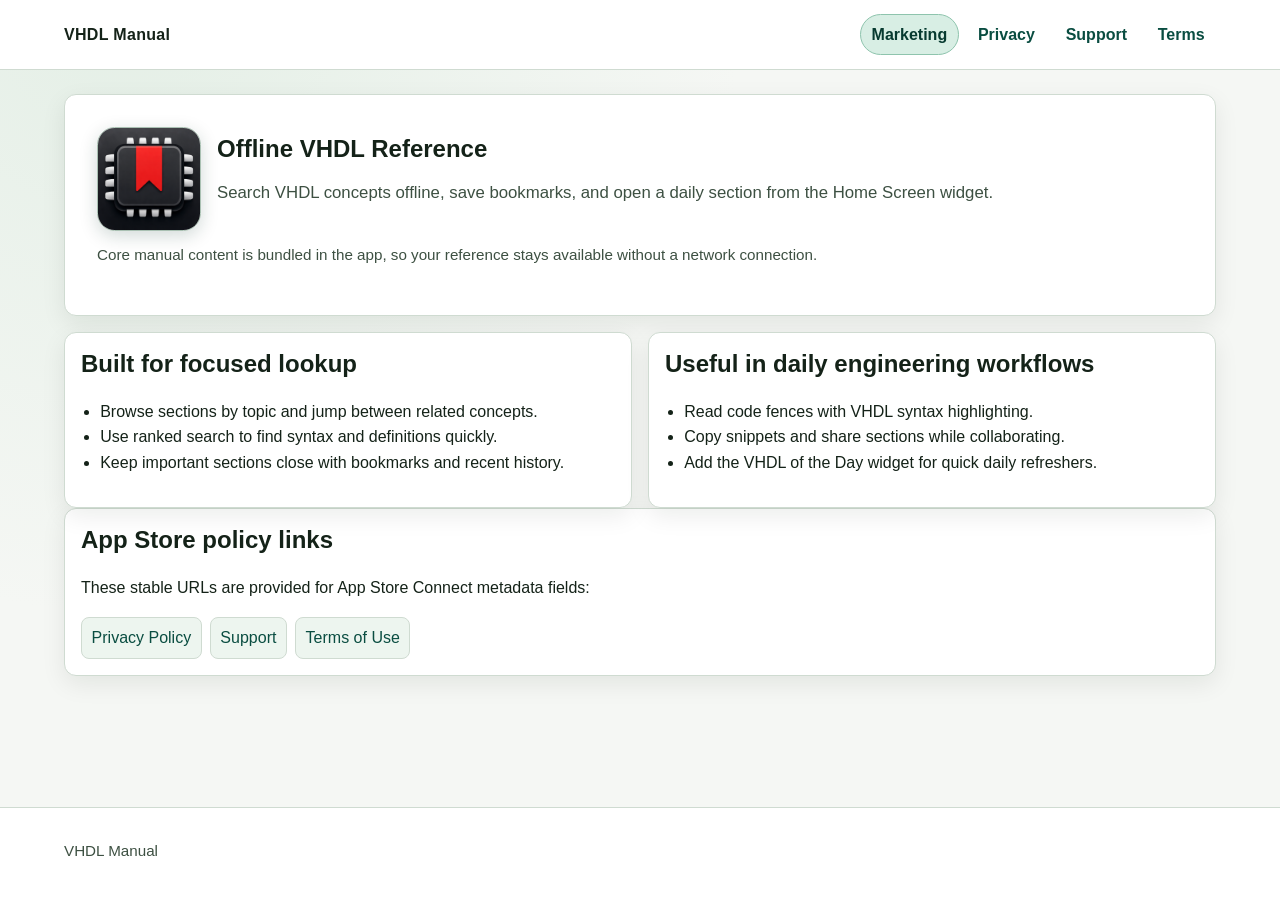
<file: index.html>
<!doctype html>
<html lang="en" prefix="og: https://ogp.me/ns#">
<head>
  <meta charset="utf-8">
  <meta name="viewport" content="width=device-width, initial-scale=1">
  <title>VHDL Manual | Offline VHDL Reference</title>
  <meta name="description" content="VHDL Manual is an offline VHDL reference app with search, bookmarks, and a Home Screen widget.">
  <link rel="canonical" href="https://mdovale.github.io/vhdl_manual_site/">
  <meta property="og:type" content="website">
  <meta property="og:site_name" content="VHDL Manual">
  <meta property="og:locale" content="en_US">
  <meta property="og:url" content="https://mdovale.github.io/vhdl_manual_site/">
  <meta property="og:title" content="VHDL Manual">
  <meta property="og:description" content="Offline VHDL Reference">
  <meta property="og:image" content="https://mdovale.github.io/vhdl_manual_site/assets/og-image.jpg">
  <meta property="og:image:secure_url" content="https://mdovale.github.io/vhdl_manual_site/assets/og-image.jpg">
  <meta property="og:image:type" content="image/jpeg">
  <meta property="og:image:width" content="1200">
  <meta property="og:image:height" content="630">
  <meta property="og:image:alt" content="VHDL Manual app icon">
  <meta name="twitter:card" content="summary_large_image">
  <meta name="twitter:title" content="VHDL Manual">
  <meta name="twitter:description" content="Offline VHDL Reference">
  <meta name="twitter:image" content="https://mdovale.github.io/vhdl_manual_site/assets/og-image.jpg">
  <meta name="twitter:image:alt" content="VHDL Manual app icon">
  <link rel="icon" href="assets/app-icon.png" type="image/png">
  <link rel="stylesheet" href="styles.css">
</head>
<body>
  <div class="site-wrap">
    <header class="site-header">
      <div class="header-inner">
        <a class="brand" href="./">VHDL Manual</a>
        <nav aria-label="Primary">
          <ul class="nav-list">
            <li><a aria-current="page" href="./">Marketing</a></li>
            <li><a href="privacy/">Privacy</a></li>
            <li><a href="support/">Support</a></li>
            <li><a href="terms/">Terms</a></li>
          </ul>
        </nav>
      </div>
    </header>

    <main>
      <div class="main-inner">
        <section class="hero" aria-labelledby="hero-heading">
          <div class="hero-top">
            <img class="app-icon" src="assets/app-icon.png" alt="VHDL Manual app icon" width="160" height="160">
            <div>
              <h1 id="hero-heading">Offline VHDL Reference</h1>
              <p class="lead">Search VHDL concepts offline, save bookmarks, and open a daily section from the Home Screen widget.</p>
            </div>
          </div>
          <p class="meta-line">Core manual content is bundled in the app, so your reference stays available without a network connection.</p>
        </section>

        <section class="grid" aria-label="Highlights">
          <article class="card">
            <h2>Built for focused lookup</h2>
            <ul>
              <li>Browse sections by topic and jump between related concepts.</li>
              <li>Use ranked search to find syntax and definitions quickly.</li>
              <li>Keep important sections close with bookmarks and recent history.</li>
            </ul>
          </article>

          <article class="card">
            <h2>Useful in daily engineering workflows</h2>
            <ul>
              <li>Read code fences with VHDL syntax highlighting.</li>
              <li>Copy snippets and share sections while collaborating.</li>
              <li>Add the VHDL of the Day widget for quick daily refreshers.</li>
            </ul>
          </article>
        </section>

        <section class="card" aria-labelledby="resources-heading">
          <h2 id="resources-heading">App Store policy links</h2>
          <p>These stable URLs are provided for App Store Connect metadata fields:</p>
          <ul class="inline-list">
            <li><a href="privacy/">Privacy Policy</a></li>
            <li><a href="support/">Support</a></li>
            <li><a href="terms/">Terms of Use</a></li>
          </ul>
        </section>
      </div>
    </main>

    <footer class="site-footer">
      <div class="footer-inner">
        <p>VHDL Manual</p>
      </div>
    </footer>
  </div>
</body>
</html>
</file>
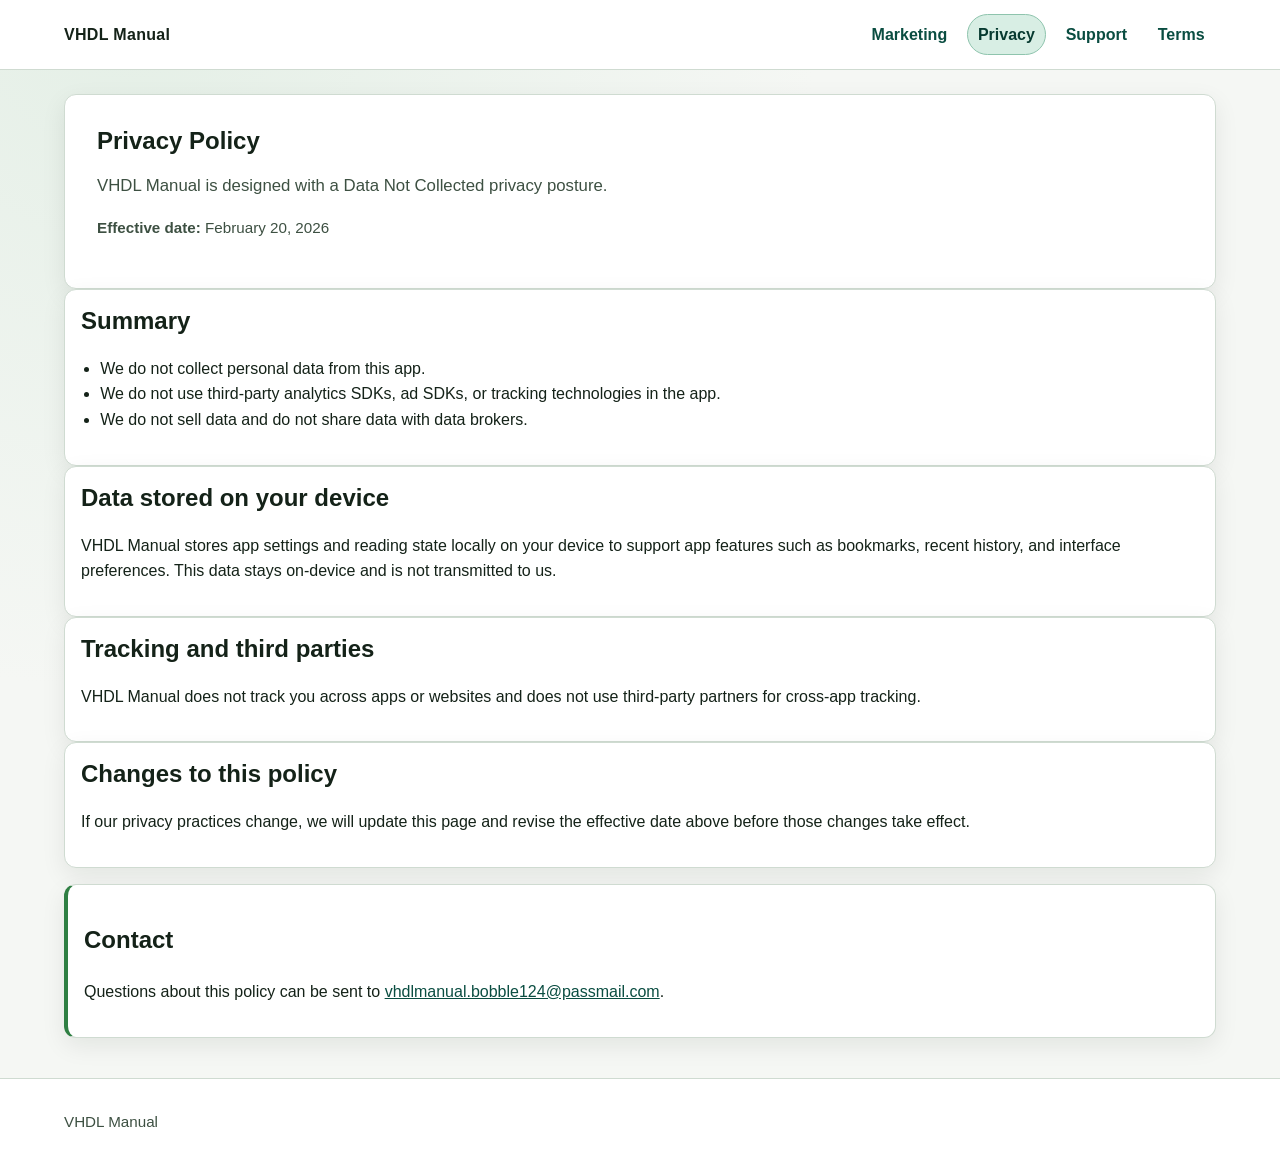
<file: privacy/index.html>
<!doctype html>
<html lang="en" prefix="og: https://ogp.me/ns#">
<head>
  <meta charset="utf-8">
  <meta name="viewport" content="width=device-width, initial-scale=1">
  <title>Privacy Policy | VHDL Manual</title>
  <meta name="description" content="Privacy Policy for the VHDL Manual iOS app.">
  <link rel="canonical" href="https://mdovale.github.io/vhdl_manual_site/privacy/">
  <meta property="og:type" content="website">
  <meta property="og:site_name" content="VHDL Manual">
  <meta property="og:locale" content="en_US">
  <meta property="og:url" content="https://mdovale.github.io/vhdl_manual_site/privacy/">
  <meta property="og:title" content="VHDL Manual">
  <meta property="og:description" content="Offline VHDL Reference">
  <meta property="og:image" content="https://mdovale.github.io/vhdl_manual_site/assets/og-image.jpg">
  <meta property="og:image:secure_url" content="https://mdovale.github.io/vhdl_manual_site/assets/og-image.jpg">
  <meta property="og:image:type" content="image/jpeg">
  <meta property="og:image:width" content="1200">
  <meta property="og:image:height" content="630">
  <meta property="og:image:alt" content="VHDL Manual app icon">
  <meta name="twitter:card" content="summary_large_image">
  <meta name="twitter:title" content="VHDL Manual">
  <meta name="twitter:description" content="Offline VHDL Reference">
  <meta name="twitter:image" content="https://mdovale.github.io/vhdl_manual_site/assets/og-image.jpg">
  <meta name="twitter:image:alt" content="VHDL Manual app icon">
  <link rel="icon" href="../assets/app-icon.png" type="image/png">
  <link rel="stylesheet" href="../styles.css">
</head>
<body>
  <div class="site-wrap">
    <header class="site-header">
      <div class="header-inner">
        <a class="brand" href="../">VHDL Manual</a>
        <nav aria-label="Primary">
          <ul class="nav-list">
            <li><a href="../">Marketing</a></li>
            <li><a aria-current="page" href="../privacy/">Privacy</a></li>
            <li><a href="../support/">Support</a></li>
            <li><a href="../terms/">Terms</a></li>
          </ul>
        </nav>
      </div>
    </header>

    <main>
      <div class="main-inner">
        <article class="hero" aria-labelledby="privacy-heading">
          <h1 id="privacy-heading">Privacy Policy</h1>
          <p class="lead">VHDL Manual is designed with a Data Not Collected privacy posture.</p>
          <p class="small"><strong>Effective date:</strong> February 20, 2026</p>
        </article>

        <section class="card" aria-labelledby="summary-heading">
          <h2 id="summary-heading">Summary</h2>
          <ul>
            <li>We do not collect personal data from this app.</li>
            <li>We do not use third-party analytics SDKs, ad SDKs, or tracking technologies in the app.</li>
            <li>We do not sell data and do not share data with data brokers.</li>
          </ul>
        </section>

        <section class="card" aria-labelledby="device-heading">
          <h2 id="device-heading">Data stored on your device</h2>
          <p>VHDL Manual stores app settings and reading state locally on your device to support app features such as bookmarks, recent history, and interface preferences. This data stays on-device and is not transmitted to us.</p>
        </section>

        <section class="card" aria-labelledby="tracking-heading">
          <h2 id="tracking-heading">Tracking and third parties</h2>
          <p>VHDL Manual does not track you across apps or websites and does not use third-party partners for cross-app tracking.</p>
        </section>

        <section class="card" aria-labelledby="changes-heading">
          <h2 id="changes-heading">Changes to this policy</h2>
          <p>If our privacy practices change, we will update this page and revise the effective date above before those changes take effect.</p>
        </section>

        <section class="notice" aria-labelledby="contact-heading">
          <h2 id="contact-heading">Contact</h2>
          <p>Questions about this policy can be sent to <a href="mailto:vhdlmanual.bobble124@passmail.com">vhdlmanual.bobble124@passmail.com</a>.</p>
        </section>
      </div>
    </main>

    <footer class="site-footer">
      <div class="footer-inner">
        <p>VHDL Manual</p>
      </div>
    </footer>
  </div>
</body>
</html>
</file>
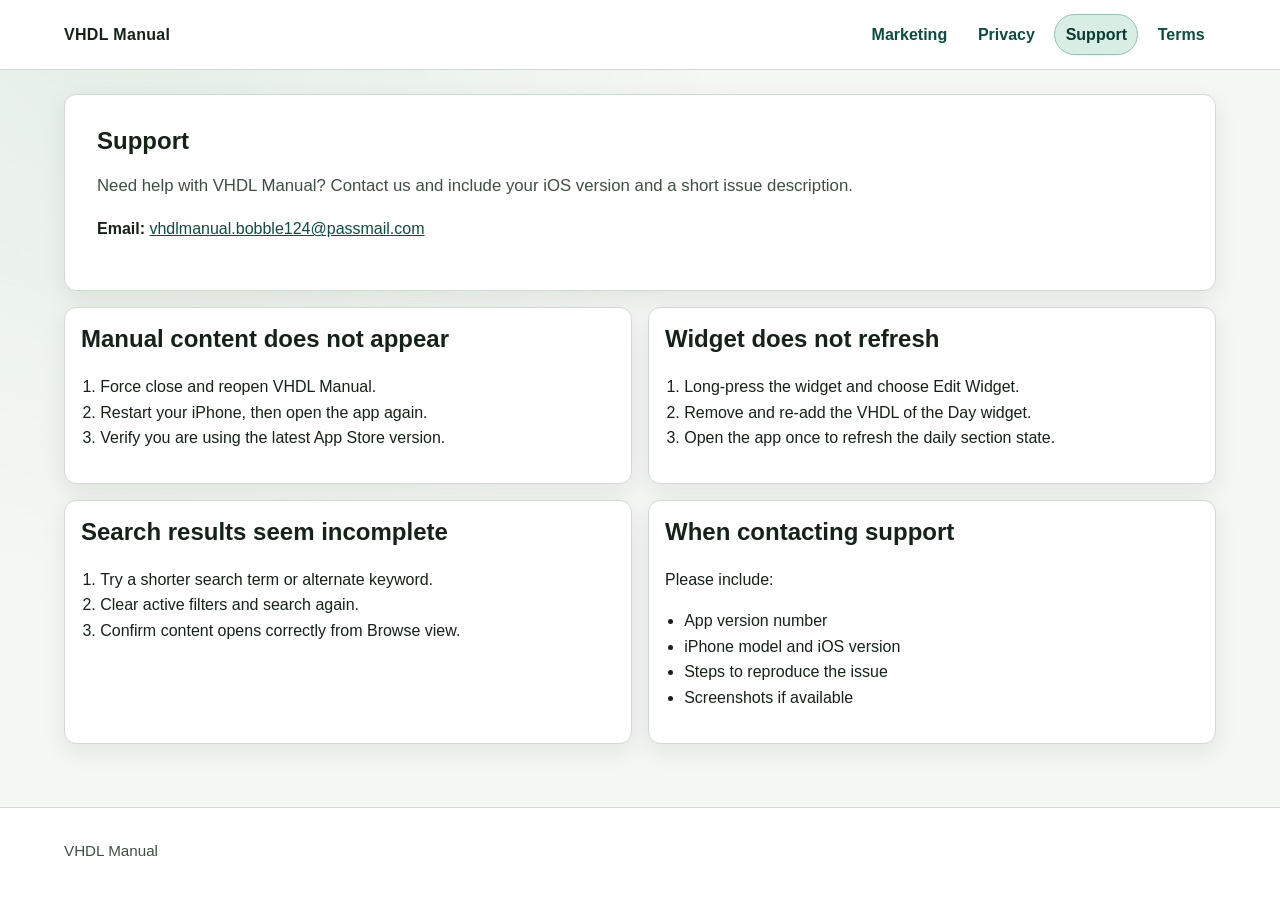
<file: support/index.html>
<!doctype html>
<html lang="en" prefix="og: https://ogp.me/ns#">
<head>
  <meta charset="utf-8">
  <meta name="viewport" content="width=device-width, initial-scale=1">
  <title>Support | VHDL Manual</title>
  <meta name="description" content="Support and troubleshooting for the VHDL Manual iOS app.">
  <link rel="canonical" href="https://mdovale.github.io/vhdl_manual_site/support/">
  <meta property="og:type" content="website">
  <meta property="og:site_name" content="VHDL Manual">
  <meta property="og:locale" content="en_US">
  <meta property="og:url" content="https://mdovale.github.io/vhdl_manual_site/support/">
  <meta property="og:title" content="VHDL Manual">
  <meta property="og:description" content="Offline VHDL Reference">
  <meta property="og:image" content="https://mdovale.github.io/vhdl_manual_site/assets/og-image.jpg">
  <meta property="og:image:secure_url" content="https://mdovale.github.io/vhdl_manual_site/assets/og-image.jpg">
  <meta property="og:image:type" content="image/jpeg">
  <meta property="og:image:width" content="1200">
  <meta property="og:image:height" content="630">
  <meta property="og:image:alt" content="VHDL Manual app icon">
  <meta name="twitter:card" content="summary_large_image">
  <meta name="twitter:title" content="VHDL Manual">
  <meta name="twitter:description" content="Offline VHDL Reference">
  <meta name="twitter:image" content="https://mdovale.github.io/vhdl_manual_site/assets/og-image.jpg">
  <meta name="twitter:image:alt" content="VHDL Manual app icon">
  <link rel="icon" href="../assets/app-icon.png" type="image/png">
  <link rel="stylesheet" href="../styles.css">
</head>
<body>
  <div class="site-wrap">
    <header class="site-header">
      <div class="header-inner">
        <a class="brand" href="../">VHDL Manual</a>
        <nav aria-label="Primary">
          <ul class="nav-list">
            <li><a href="../">Marketing</a></li>
            <li><a href="../privacy/">Privacy</a></li>
            <li><a aria-current="page" href="../support/">Support</a></li>
            <li><a href="../terms/">Terms</a></li>
          </ul>
        </nav>
      </div>
    </header>

    <main>
      <div class="main-inner">
        <section class="hero" aria-labelledby="support-heading">
          <h1 id="support-heading">Support</h1>
          <p class="lead">Need help with VHDL Manual? Contact us and include your iOS version and a short issue description.</p>
          <p><strong>Email:</strong> <a href="mailto:vhdlmanual.bobble124@passmail.com">vhdlmanual.bobble124@passmail.com</a></p>
        </section>

        <section class="grid" aria-label="Troubleshooting">
          <article class="card">
            <h2>Manual content does not appear</h2>
            <ol>
              <li>Force close and reopen VHDL Manual.</li>
              <li>Restart your iPhone, then open the app again.</li>
              <li>Verify you are using the latest App Store version.</li>
            </ol>
          </article>

          <article class="card">
            <h2>Widget does not refresh</h2>
            <ol>
              <li>Long-press the widget and choose Edit Widget.</li>
              <li>Remove and re-add the VHDL of the Day widget.</li>
              <li>Open the app once to refresh the daily section state.</li>
            </ol>
          </article>

          <article class="card">
            <h2>Search results seem incomplete</h2>
            <ol>
              <li>Try a shorter search term or alternate keyword.</li>
              <li>Clear active filters and search again.</li>
              <li>Confirm content opens correctly from Browse view.</li>
            </ol>
          </article>

          <article class="card">
            <h2>When contacting support</h2>
            <p>Please include:</p>
            <ul>
              <li>App version number</li>
              <li>iPhone model and iOS version</li>
              <li>Steps to reproduce the issue</li>
              <li>Screenshots if available</li>
            </ul>
          </article>
        </section>
      </div>
    </main>

    <footer class="site-footer">
      <div class="footer-inner">
        <p>VHDL Manual</p>
      </div>
    </footer>
  </div>
</body>
</html>
</file>
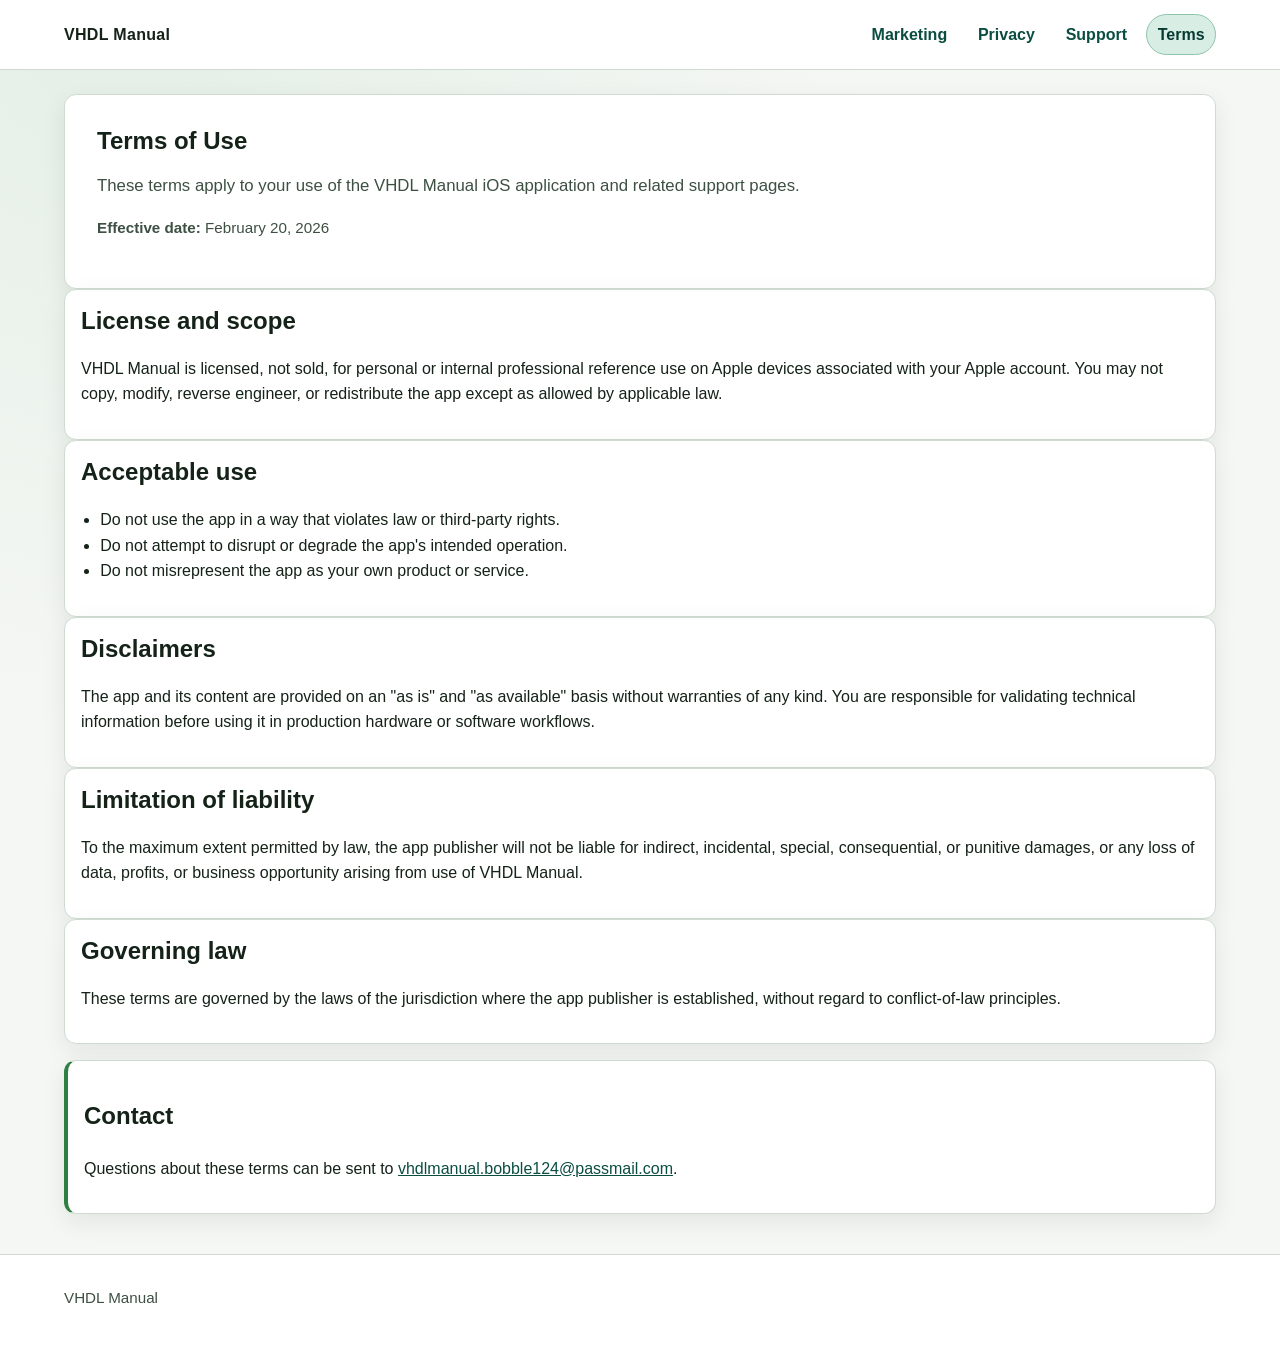
<file: terms/index.html>
<!doctype html>
<html lang="en" prefix="og: https://ogp.me/ns#">
<head>
  <meta charset="utf-8">
  <meta name="viewport" content="width=device-width, initial-scale=1">
  <title>Terms of Use | VHDL Manual</title>
  <meta name="description" content="Terms of Use for the VHDL Manual iOS app.">
  <link rel="canonical" href="https://mdovale.github.io/vhdl_manual_site/terms/">
  <meta property="og:type" content="website">
  <meta property="og:site_name" content="VHDL Manual">
  <meta property="og:locale" content="en_US">
  <meta property="og:url" content="https://mdovale.github.io/vhdl_manual_site/terms/">
  <meta property="og:title" content="VHDL Manual">
  <meta property="og:description" content="Offline VHDL Reference">
  <meta property="og:image" content="https://mdovale.github.io/vhdl_manual_site/assets/og-image.jpg">
  <meta property="og:image:secure_url" content="https://mdovale.github.io/vhdl_manual_site/assets/og-image.jpg">
  <meta property="og:image:type" content="image/jpeg">
  <meta property="og:image:width" content="1200">
  <meta property="og:image:height" content="630">
  <meta property="og:image:alt" content="VHDL Manual app icon">
  <meta name="twitter:card" content="summary_large_image">
  <meta name="twitter:title" content="VHDL Manual">
  <meta name="twitter:description" content="Offline VHDL Reference">
  <meta name="twitter:image" content="https://mdovale.github.io/vhdl_manual_site/assets/og-image.jpg">
  <meta name="twitter:image:alt" content="VHDL Manual app icon">
  <link rel="icon" href="../assets/app-icon.png" type="image/png">
  <link rel="stylesheet" href="../styles.css">
</head>
<body>
  <div class="site-wrap">
    <header class="site-header">
      <div class="header-inner">
        <a class="brand" href="../">VHDL Manual</a>
        <nav aria-label="Primary">
          <ul class="nav-list">
            <li><a href="../">Marketing</a></li>
            <li><a href="../privacy/">Privacy</a></li>
            <li><a href="../support/">Support</a></li>
            <li><a aria-current="page" href="../terms/">Terms</a></li>
          </ul>
        </nav>
      </div>
    </header>

    <main>
      <div class="main-inner">
        <article class="hero" aria-labelledby="terms-heading">
          <h1 id="terms-heading">Terms of Use</h1>
          <p class="lead">These terms apply to your use of the VHDL Manual iOS application and related support pages.</p>
          <p class="small"><strong>Effective date:</strong> February 20, 2026</p>
        </article>

        <section class="card" aria-labelledby="license-heading">
          <h2 id="license-heading">License and scope</h2>
          <p>VHDL Manual is licensed, not sold, for personal or internal professional reference use on Apple devices associated with your Apple account. You may not copy, modify, reverse engineer, or redistribute the app except as allowed by applicable law.</p>
        </section>

        <section class="card" aria-labelledby="acceptable-heading">
          <h2 id="acceptable-heading">Acceptable use</h2>
          <ul>
            <li>Do not use the app in a way that violates law or third-party rights.</li>
            <li>Do not attempt to disrupt or degrade the app's intended operation.</li>
            <li>Do not misrepresent the app as your own product or service.</li>
          </ul>
        </section>

        <section class="card" aria-labelledby="disclaimer-heading">
          <h2 id="disclaimer-heading">Disclaimers</h2>
          <p>The app and its content are provided on an "as is" and "as available" basis without warranties of any kind. You are responsible for validating technical information before using it in production hardware or software workflows.</p>
        </section>

        <section class="card" aria-labelledby="liability-heading">
          <h2 id="liability-heading">Limitation of liability</h2>
          <p>To the maximum extent permitted by law, the app publisher will not be liable for indirect, incidental, special, consequential, or punitive damages, or any loss of data, profits, or business opportunity arising from use of VHDL Manual.</p>
        </section>

        <section class="card" aria-labelledby="law-heading">
          <h2 id="law-heading">Governing law</h2>
          <p>These terms are governed by the laws of the jurisdiction where the app publisher is established, without regard to conflict-of-law principles.</p>
        </section>

        <section class="notice" aria-labelledby="terms-contact-heading">
          <h2 id="terms-contact-heading">Contact</h2>
          <p>Questions about these terms can be sent to <a href="mailto:vhdlmanual.bobble124@passmail.com">vhdlmanual.bobble124@passmail.com</a>.</p>
        </section>
      </div>
    </main>

    <footer class="site-footer">
      <div class="footer-inner">
        <p>VHDL Manual</p>
      </div>
    </footer>
  </div>
</body>
</html>
</file>
<file: styles.css>
:root {
  color-scheme: light;
  --bg: #f5f7f4;
  --bg-accent: #e4efe6;
  --panel: #ffffff;
  --text: #142218;
  --text-muted: #3d5042;
  --line: #cfdbd1;
  --brand: #0f6d5b;
  --brand-strong: #0a4d41;
  --focus: #9f6a00;
  --max: 72rem;
  --radius: 0.75rem;
  --shadow: 0 8px 24px rgba(12, 31, 19, 0.08);
  --font-sans: "Avenir Next", "Segoe UI", "Helvetica Neue", Helvetica, Arial, sans-serif;
}

* {
  box-sizing: border-box;
}

html,
body {
  margin: 0;
  padding: 0;
}

body {
  font-family: var(--font-sans);
  line-height: 1.6;
  color: var(--text);
  background:
    radial-gradient(circle at 10% 0%, var(--bg-accent) 0, transparent 42%),
    var(--bg);
}

a {
  color: var(--brand-strong);
}

a:hover {
  color: var(--brand);
}

a:focus-visible,
button:focus-visible {
  outline: 3px solid var(--focus);
  outline-offset: 3px;
}

.site-wrap {
  min-height: 100vh;
  display: flex;
  flex-direction: column;
}

.site-header,
.site-footer {
  width: 100%;
  background: var(--panel);
}

.site-header {
  border-bottom: 1px solid var(--line);
  position: sticky;
  top: 0;
  z-index: 10;
}

.header-inner,
.main-inner,
.footer-inner {
  width: min(100% - 2rem, var(--max));
  margin: 0 auto;
}

.header-inner {
  display: flex;
  flex-direction: column;
  gap: 0.75rem;
  padding: 0.9rem 0;
}

.brand {
  text-decoration: none;
  font-weight: 800;
  letter-spacing: 0.02em;
  color: var(--text);
}

.nav-list {
  list-style: none;
  margin: 0;
  padding: 0;
  display: flex;
  flex-wrap: wrap;
  gap: 0.5rem;
}

.nav-list a {
  display: inline-block;
  padding: 0.4rem 0.65rem;
  border-radius: 999px;
  text-decoration: none;
  font-weight: 600;
  border: 1px solid transparent;
}

.nav-list a[aria-current="page"] {
  background: #d8eee4;
  border-color: #8ec4ad;
  color: #073a30;
}

main {
  flex: 1;
}

.main-inner {
  padding: 1.5rem 0 2.5rem;
}

.hero,
.card,
.notice {
  background: var(--panel);
  border: 1px solid var(--line);
  border-radius: var(--radius);
  box-shadow: var(--shadow);
}

.hero {
  padding: 1.5rem;
}

.hero-top {
  display: flex;
  flex-direction: column;
  gap: 1rem;
  align-items: flex-start;
}

.app-icon {
  width: 5.5rem;
  height: 5.5rem;
  border-radius: 1.1rem;
  border: 1px solid #a9c0b2;
  box-shadow: 0 5px 18px rgba(8, 51, 39, 0.18);
}

.hero h1 {
  margin-top: 0;
  margin-bottom: 0.65rem;
  line-height: 1.2;
}

.lead {
  font-size: 1.05rem;
  color: var(--text-muted);
}

.meta-line {
  display: inline-block;
  margin-top: 0.75rem;
  font-size: 0.95rem;
  color: var(--text-muted);
}

.grid {
  display: grid;
  gap: 1rem;
  margin-top: 1rem;
}

.card {
  padding: 1rem;
}

.card h2 {
  margin-top: 0;
  line-height: 1.25;
}

ul,
ol {
  padding-left: 1.2rem;
}

.inline-list {
  display: flex;
  flex-wrap: wrap;
  gap: 0.5rem;
  margin: 0;
  padding: 0;
  list-style: none;
}

.inline-list a {
  display: inline-block;
  background: #edf5ef;
  border: 1px solid var(--line);
  border-radius: 0.5rem;
  padding: 0.45rem 0.6rem;
  text-decoration: none;
}

.notice {
  margin-top: 1rem;
  padding: 1rem;
  border-left: 4px solid #2f7f43;
}

.site-footer {
  border-top: 1px solid var(--line);
}

.footer-inner {
  padding: 1rem 0 1.35rem;
  color: var(--text-muted);
  font-size: 0.95rem;
}

.small {
  font-size: 0.95rem;
  color: var(--text-muted);
}

@media (min-width: 48rem) {
  .header-inner {
    flex-direction: row;
    justify-content: space-between;
    align-items: center;
  }

  .hero {
    padding: 2rem;
  }

  .hero-top {
    flex-direction: row;
    align-items: center;
  }

  .app-icon {
    width: 6.5rem;
    height: 6.5rem;
  }

  .grid {
    grid-template-columns: repeat(2, minmax(0, 1fr));
  }
}
</file>
